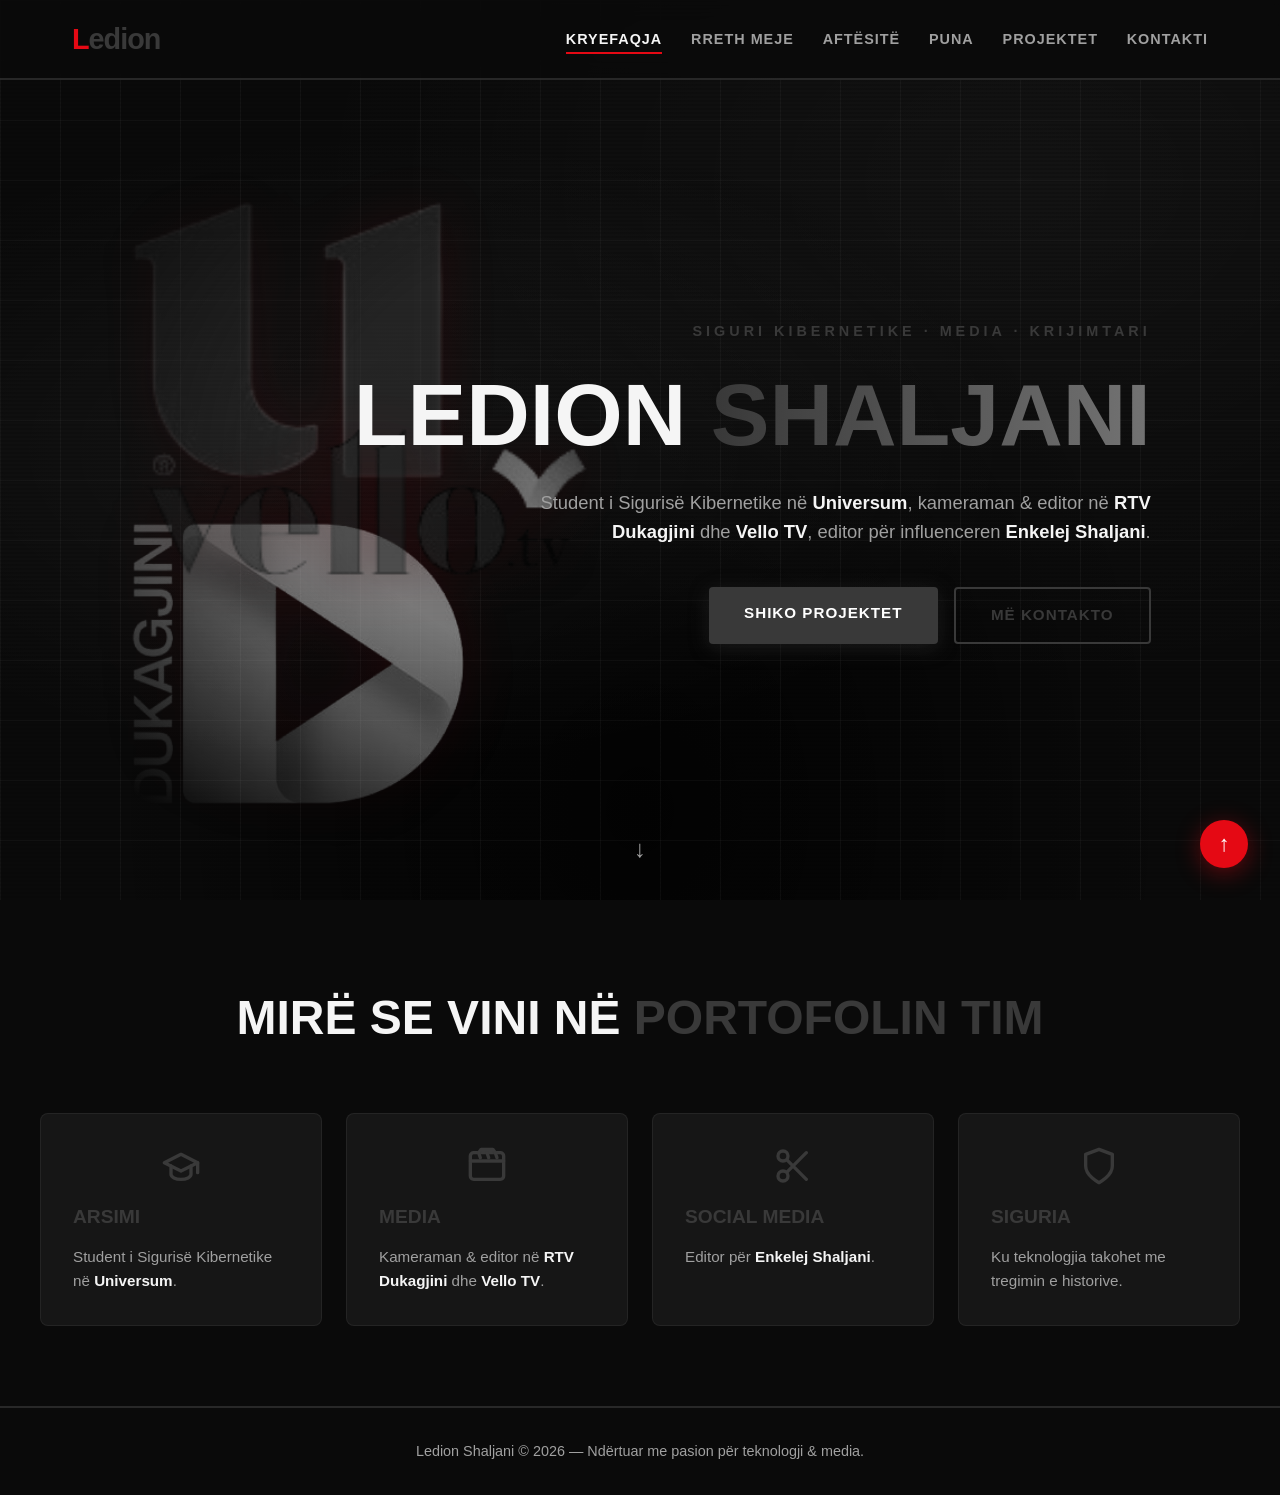
<file: index.html>
<!DOCTYPE html>
<html lang="sq">
<head>
<meta charset="UTF-8">
<meta name="viewport" content="width=device-width, initial-scale=1.0">
<title>Ledion — Portofoli | Siguri Kibernetike & Media</title>
<link rel="stylesheet" href="css/site.css">
<link rel="icon" href="data:image/svg+xml,%3Csvg xmlns='http://www.w3.org/2000/svg' viewBox='0 0 100 100'%3E%3Crect width='100' height='100' rx='20' fill='%23e50914'/%3E%3Ctext x='50' y='68' font-size='55' font-family='Arial' font-weight='bold' fill='white' text-anchor='middle'%3EL%3C/text%3E%3C/svg%3E">
</head>
<body>

<nav class="navbar">
  <div class="nav-container">
    <a href="index.html" class="logo">L<span>edion</span></a>
    <input type="checkbox" id="nav-toggle" class="nav-toggle"><label for="nav-toggle" class="hamburger" aria-label="Menu"><span></span><span></span><span></span></label>
    <ul class="nav-links">
      <li><a href="index.html" class="active">Kryefaqja</a></li>
      <li><a href="rreth-me.html">Rreth Meje</a></li>
      <li><a href="aftesi.html">Aftësitë</a></li>
      <li><a href="puna.html">Puna</a></li>
      <li><a href="projekte.html">Projektet</a></li>
      <li><a href="kontakti.html">Kontakti</a></li>
    </ul>
  </div>
</nav>

<header class="hero">
  <div class="hero-bg"></div>
  <div class="hero-content">
    <p class="hero-tag">Siguri Kibernetike · Media · Krijimtari</p>
    <h1>Ledion <span class="highlight">Shaljani</span></h1>
    <p class="hero-sub">
      Student i Sigurisë Kibernetike në <strong>Universum</strong>,
      kameraman &amp; editor në <strong>RTV Dukagjini</strong> dhe <strong>Vello TV</strong>,
      editor për influenceren <strong>Enkelej Shaljani</strong>.
    </p>
    <div class="hero-buttons">
      <a href="projekte.html" class="btn btn-primary">Shiko Projektet</a>
      <a href="kontakti.html" class="btn btn-outline">Më Kontakto</a>
    </div>
  </div>
  <div class="hero-floaters">
    <div class="floater floater-logo floater-universum">
      <img class="floater-logo-img" src="images/universum.png" alt="Universum">
    </div>
    <div class="floater floater-logo floater-dukagjini">
      <img class="floater-logo-img" src="images/dukagjini.png" alt="RTV Dukagjini">
    </div>
    <div class="floater floater-logo floater-vello">
      <img class="floater-logo-img" src="images/vello.png" alt="Vello TV">
    </div>
  </div>
  <div class="hero-scroll">↓</div>
</header>

<section class="section">
  <div class="container">
    <h2 class="section-title">Mirë se vini në <span>Portofolin Tim</span></h2>
    <div class="about-grid">
      <div class="about-card">
        <div class="about-icon"><svg viewBox="0 0 24 24"><path d="M22 10L12 5 2 10l10 5 10-5z"/><path d="M6 12v5c0 1.7 2.7 3 6 3s6-1.3 6-3v-5"/><path d="M22 10v6"/></svg></div>
        <h3>Arsimi</h3>
        <p>Student i Sigurisë Kibernetike në <strong>Universum</strong>.</p>
      </div>
      <div class="about-card">
        <div class="about-icon"><svg viewBox="0 0 24 24"><rect x="2" y="4" width="20" height="16" rx="2"/><path d="M7 4l1.5-2h7L17 4"/><path d="M2 9h20"/><path d="M7 4l1 3M12 4l1 3M17 4l1 3"/></svg></div>
        <h3>Media</h3>
        <p>Kameraman &amp; editor në <strong>RTV Dukagjini</strong> dhe <strong>Vello TV</strong>.</p>
      </div>
      <div class="about-card">
        <div class="about-icon"><svg viewBox="0 0 24 24"><circle cx="6" cy="6" r="3"/><circle cx="6" cy="18" r="3"/><path d="M8.5 8.5L20 20M8.5 15.5L20 4"/></svg></div>
        <h3>Social Media</h3>
        <p>Editor për <strong>Enkelej Shaljani</strong>.</p>
      </div>
      <div class="about-card">
        <div class="about-icon"><svg viewBox="0 0 24 24"><path d="M12 22s8-4 8-10V5l-8-3-8 3v7c0 6 8 10 8 10z"/></svg></div>
        <h3>Siguria</h3>
        <p>Ku teknologjia takohet me tregimin e historive.</p>
      </div>
    </div>
  </div>
</section>

<footer class="footer">
  <p>Ledion Shaljani © 2026 — Ndërtuar me pasion për teknologji &amp; media.</p>
</footer>

<a href="#" class="back-to-top" aria-label="Kthehu lart">&#8593;</a>
</body>
</html>
</file>
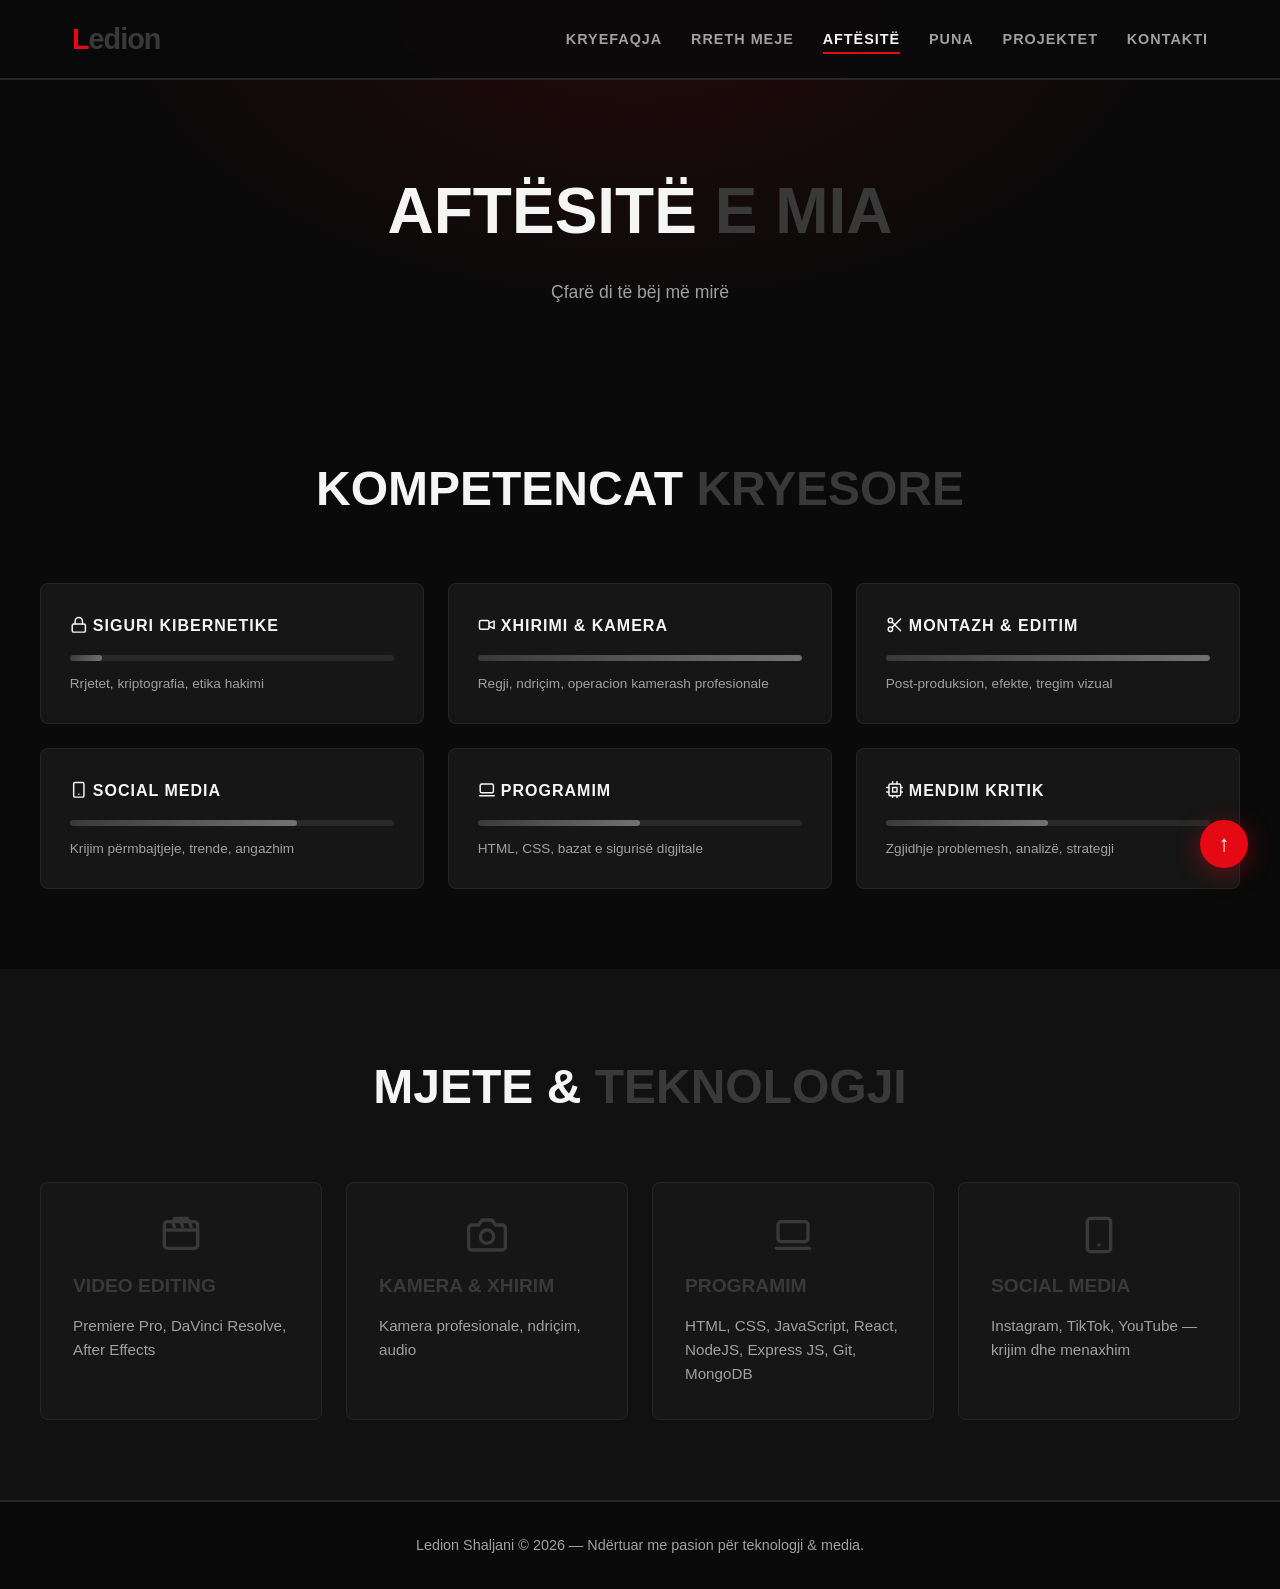
<file: aftesi.html>
<!DOCTYPE html>
<html lang="sq">
<head>
<meta charset="UTF-8">
<meta name="viewport" content="width=device-width, initial-scale=1.0">
<title>Aftësitë — Ledion Shaljani</title>
<link rel="stylesheet" href="css/site.css">
<link rel="icon" href="data:image/svg+xml,%3Csvg xmlns='http://www.w3.org/2000/svg' viewBox='0 0 100 100'%3E%3Crect width='100' height='100' rx='20' fill='%23e50914'/%3E%3Ctext x='50' y='68' font-size='55' font-family='Arial' font-weight='bold' fill='white' text-anchor='middle'%3EL%3C/text%3E%3C/svg%3E">
</head>
<body>

<nav class="navbar">
  <div class="nav-container">
    <a href="index.html" class="logo">L<span>edion</span></a>
    <input type="checkbox" id="nav-toggle" class="nav-toggle"><label for="nav-toggle" class="hamburger" aria-label="Menu"><span></span><span></span><span></span></label>
    <ul class="nav-links">
      <li><a href="index.html">Kryefaqja</a></li>
      <li><a href="rreth-me.html">Rreth Meje</a></li>
      <li><a href="aftesi.html" class="active">Aftësitë</a></li>
      <li><a href="puna.html">Puna</a></li>
      <li><a href="projekte.html">Projektet</a></li>
      <li><a href="kontakti.html">Kontakti</a></li>
    </ul>
  </div>
</nav>

<header class="page-header">
  <h1>Aftësitë <span>e Mia</span></h1>
  <p>Çfarë di të bëj më mirë</p>
</header>

<section class="section">
  <div class="container">
    <h2 class="section-title">Kompetencat <span>Kryesore</span></h2>
    <div class="skills-grid">
      <div class="skill-card">
        <h3><svg viewBox="0 0 24 24"><rect x="3" y="11" width="18" height="11" rx="2"/><path d="M7 11V7a5 5 0 0 1 10 0v4"/></svg> Siguri Kibernetike</h3>
        <div class="skill-bar"><div class="skill-fill" style="width:10%"></div></div>
        <p>Rrjetet, kriptografia, etika hakimi</p>
      </div>
      <div class="skill-card">
        <h3><svg viewBox="0 0 24 24"><rect x="2" y="6" width="13" height="12" rx="2"/><path d="M15 10l7-3v10l-7-3"/></svg> Xhirimi &amp; Kamera</h3>
        <div class="skill-bar"><div class="skill-fill" style="width:100%"></div></div>
        <p>Regji, ndriçim, operacion kamerash profesionale</p>
      </div>
      <div class="skill-card">
        <h3><svg viewBox="0 0 24 24"><circle cx="6" cy="6" r="3"/><circle cx="6" cy="18" r="3"/><path d="M8.5 8.5L20 20M8.5 15.5L20 4"/></svg> Montazh &amp; Editim</h3>
        <div class="skill-bar"><div class="skill-fill" style="width:100%"></div></div>
        <p>Post-produksion, efekte, tregim vizual</p>
      </div>
      <div class="skill-card">
        <h3><svg viewBox="0 0 24 24"><rect x="5" y="2" width="14" height="20" rx="2"/><path d="M12 18h.01"/></svg> Social Media</h3>
        <div class="skill-bar"><div class="skill-fill" style="width:70%"></div></div>
        <p>Krijim përmbajtjeje, trende, angazhim</p>
      </div>
      <div class="skill-card">
        <h3><svg viewBox="0 0 24 24"><rect x="3" y="4" width="18" height="12" rx="2"/><path d="M2 20h20"/></svg> Programim</h3>
        <div class="skill-bar"><div class="skill-fill" style="width:50%"></div></div>
        <p>HTML, CSS, bazat e sigurisë digjitale</p>
      </div>
      <div class="skill-card">
        <h3><svg viewBox="0 0 24 24"><rect x="4" y="4" width="16" height="16" rx="2"/><rect x="9" y="9" width="6" height="6"/><path d="M9 1v3M15 1v3M9 20v3M15 20v3M1 9h3M1 15h3M20 9h3M20 15h3"/></svg> Mendim Kritik</h3>
        <div class="skill-bar"><div class="skill-fill" style="width:50%"></div></div>
        <p>Zgjidhje problemesh, analizë, strategji</p>
      </div>
    </div>
  </div>
</section>

<section class="section section-dark">
  <div class="container">
    <h2 class="section-title">Mjete &amp; <span>Teknologji</span></h2>
    <div class="about-grid">
      <div class="about-card">
        <div class="about-icon"><svg viewBox="0 0 24 24"><rect x="2" y="4" width="20" height="16" rx="2"/><path d="M7 4l1.5-2h7L17 4"/><path d="M2 9h20"/><path d="M7 4l1 3M12 4l1 3M17 4l1 3"/></svg></div>
        <h3>Video Editing</h3>
        <p>Premiere Pro, DaVinci Resolve, After Effects</p>
      </div>
      <div class="about-card">
        <div class="about-icon"><svg viewBox="0 0 24 24"><path d="M23 19a2 2 0 0 1-2 2H3a2 2 0 0 1-2-2V8a2 2 0 0 1 2-2h4l2-3h6l2 3h4a2 2 0 0 1 2 2z"/><circle cx="12" cy="13" r="4"/></svg></div>
        <h3>Kamera &amp; Xhirim</h3>
        <p>Kamera profesionale, ndriçim, audio</p>
      </div>
      <div class="about-card">
        <div class="about-icon"><svg viewBox="0 0 24 24"><rect x="3" y="4" width="18" height="12" rx="2"/><path d="M2 20h20"/></svg></div>
        <h3>Programim</h3>
        <p>HTML, CSS, JavaScript, React, NodeJS, Express JS, Git, MongoDB</p>
      </div>
      <div class="about-card">
        <div class="about-icon"><svg viewBox="0 0 24 24"><rect x="5" y="2" width="14" height="20" rx="2"/><path d="M12 18h.01"/></svg></div>
        <h3>Social Media</h3>
        <p>Instagram, TikTok, YouTube — krijim dhe menaxhim</p>
      </div>
    </div>
  </div>
</section>

<footer class="footer">
  <p>Ledion Shaljani © 2026 — Ndërtuar me pasion për teknologji &amp; media.</p>
</footer>

<a href="#" class="back-to-top" aria-label="Kthehu lart">&#8593;</a>
</body>
</html>
</file>
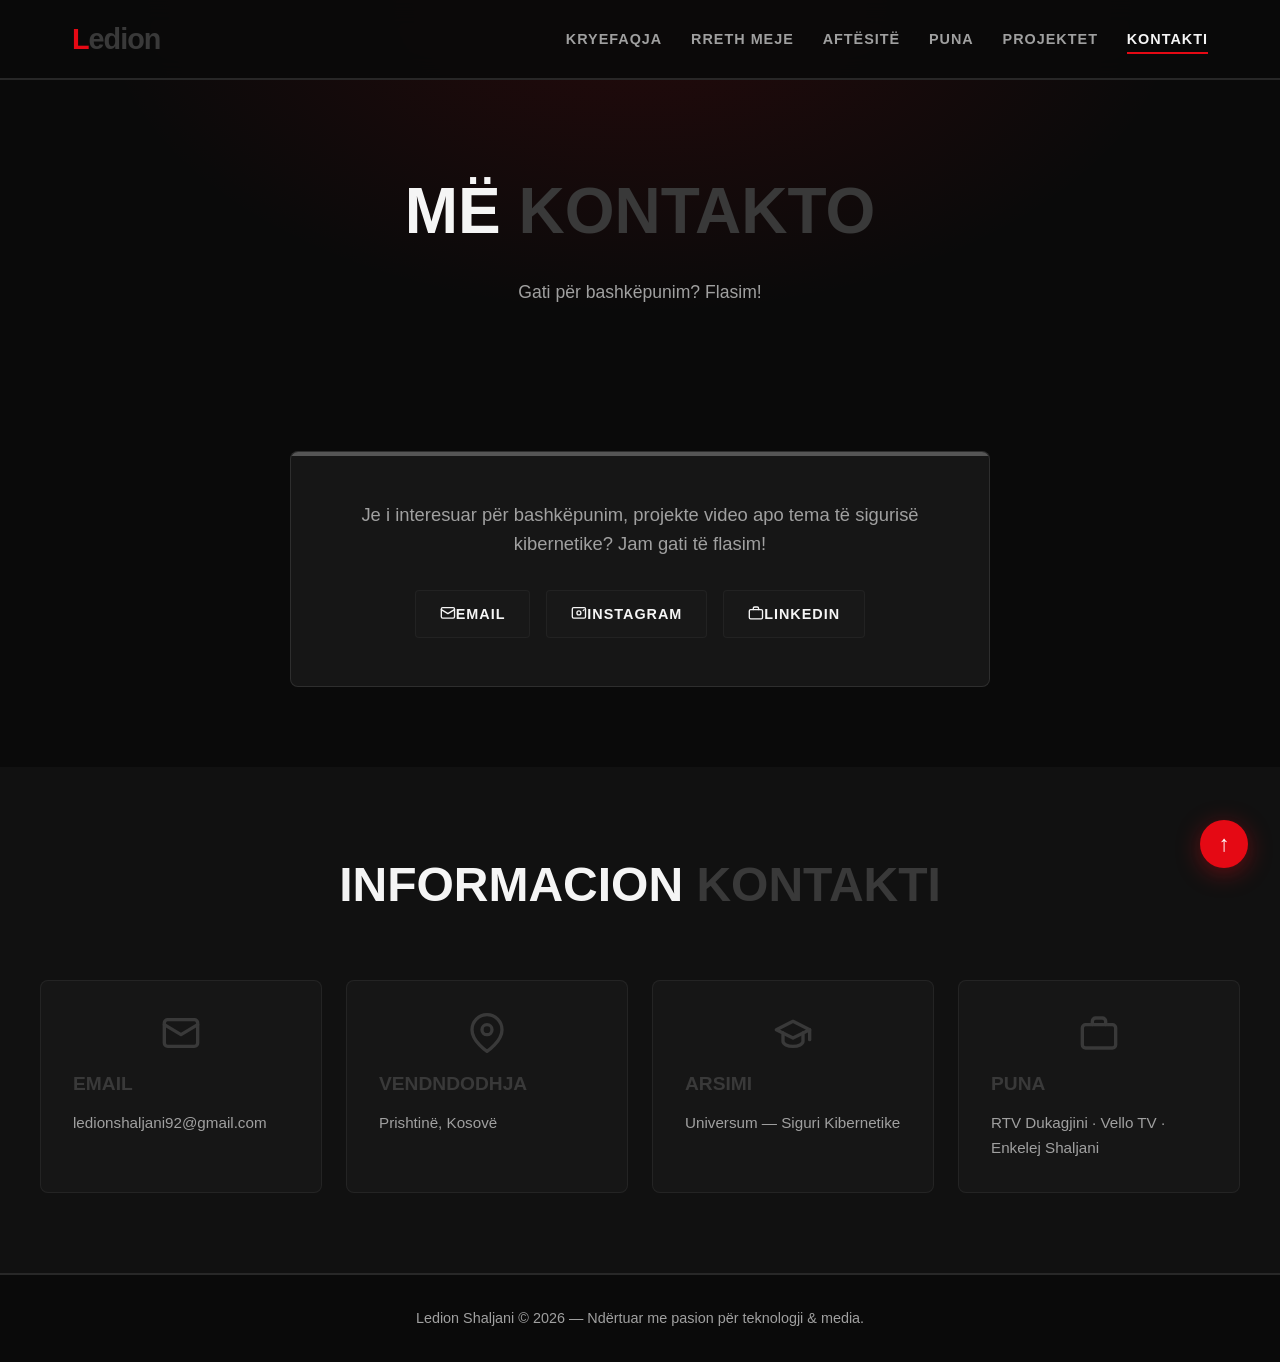
<file: kontakti.html>
<!DOCTYPE html>
<html lang="sq">
<head>
<meta charset="UTF-8">
<meta name="viewport" content="width=device-width, initial-scale=1.0">
<title>Kontakti — Ledion Shaljani</title>
<link rel="stylesheet" href="css/site.css">
<link rel="icon" href="data:image/svg+xml,%3Csvg xmlns='http://www.w3.org/2000/svg' viewBox='0 0 100 100'%3E%3Crect width='100' height='100' rx='20' fill='%23e50914'/%3E%3Ctext x='50' y='68' font-size='55' font-family='Arial' font-weight='bold' fill='white' text-anchor='middle'%3EL%3C/text%3E%3C/svg%3E">
</head>
<body>

<nav class="navbar">
  <div class="nav-container">
    <a href="index.html" class="logo">L<span>edion</span></a>
    <input type="checkbox" id="nav-toggle" class="nav-toggle"><label for="nav-toggle" class="hamburger" aria-label="Menu"><span></span><span></span><span></span></label>
    <ul class="nav-links">
      <li><a href="index.html">Kryefaqja</a></li>
      <li><a href="rreth-me.html">Rreth Meje</a></li>
      <li><a href="aftesi.html">Aftësitë</a></li>
      <li><a href="puna.html">Puna</a></li>
      <li><a href="projekte.html">Projektet</a></li>
      <li><a href="kontakti.html" class="active">Kontakti</a></li>
    </ul>
  </div>
</nav>

<header class="page-header">
  <h1>Më <span>Kontakto</span></h1>
  <p>Gati për bashkëpunim? Flasim!</p>
</header>

<section class="section">
  <div class="container">
    <div class="contact-box">
      <p class="contact-text">
        Je i interesuar për bashkëpunim, projekte video apo tema të sigurisë kibernetike?
        Jam gati të flasim!
      </p>
      <div class="contact-links">
        <a href="mailto:ledionshaljani92@gmail.com" class="contact-link"><svg viewBox="0 0 24 24"><rect x="2" y="4" width="20" height="16" rx="2"/><path d="M22 7l-10 6L2 7"/></svg><span class="contact-label">Email</span><span class="contact-value">ledionshaljani92@gmail.com</span></a>
        <a href="https://instagram.com/ledionshaljan_" target="_blank" rel="noopener" class="contact-link"><svg viewBox="0 0 24 24"><rect x="2" y="4" width="20" height="16" rx="2"/><circle cx="12" cy="12" r="3"/><path d="M18.5 8.5l1.5-1.5"/></svg><span class="contact-label">Instagram</span><span class="contact-value">@ledionshaljan_</span></a>
        <a href="https://linkedin.com/in/ledionshaljani" target="_blank" rel="noopener" class="contact-link"><svg viewBox="0 0 24 24"><rect x="2" y="7" width="20" height="14" rx="2"/><path d="M16 7V5a2 2 0 0 0-2-2h-4a2 2 0 0 0-2 2v2"/></svg><span class="contact-label">LinkedIn</span><span class="contact-value">Ledion Shaljani</span></a>
      </div>
    </div>
  </div>
</section>

<section class="section section-dark">
  <div class="container">
    <h2 class="section-title">Informacion <span>Kontakti</span></h2>
    <div class="about-grid">
      <div class="about-card">
        <div class="about-icon"><svg viewBox="0 0 24 24"><rect x="2" y="4" width="20" height="16" rx="2"/><path d="M22 7l-10 6L2 7"/></svg></div>
        <h3>Email</h3>
        <p>ledionshaljani92@gmail.com</p>
      </div>
      <div class="about-card">
        <div class="about-icon"><svg viewBox="0 0 24 24"><path d="M21 10c0 7-9 13-9 13s-9-6-9-13a9 9 0 0 1 18 0z"/><circle cx="12" cy="10" r="3"/></svg></div>
        <h3>Vendndodhja</h3>
        <p>Prishtinë, Kosovë</p>
      </div>
      <div class="about-card">
        <div class="about-icon"><svg viewBox="0 0 24 24"><path d="M22 10L12 5 2 10l10 5 10-5z"/><path d="M6 12v5c0 1.7 2.7 3 6 3s6-1.3 6-3v-5"/><path d="M22 10v6"/></svg></div>
        <h3>Arsimi</h3>
        <p>Universum — Siguri Kibernetike</p>
      </div>
      <div class="about-card">
        <div class="about-icon"><svg viewBox="0 0 24 24"><rect x="2" y="7" width="20" height="14" rx="2"/><path d="M16 7V5a2 2 0 0 0-2-2h-4a2 2 0 0 0-2 2v2"/></svg></div>
        <h3>Puna</h3>
        <p>RTV Dukagjini · Vello TV · Enkelej Shaljani</p>
      </div>
    </div>
  </div>
</section>

<footer class="footer">
  <p>Ledion Shaljani © 2026 — Ndërtuar me pasion për teknologji &amp; media.</p>
</footer>

<a href="#" class="back-to-top" aria-label="Kthehu lart">&#8593;</a>
</body>
</html>
</file>
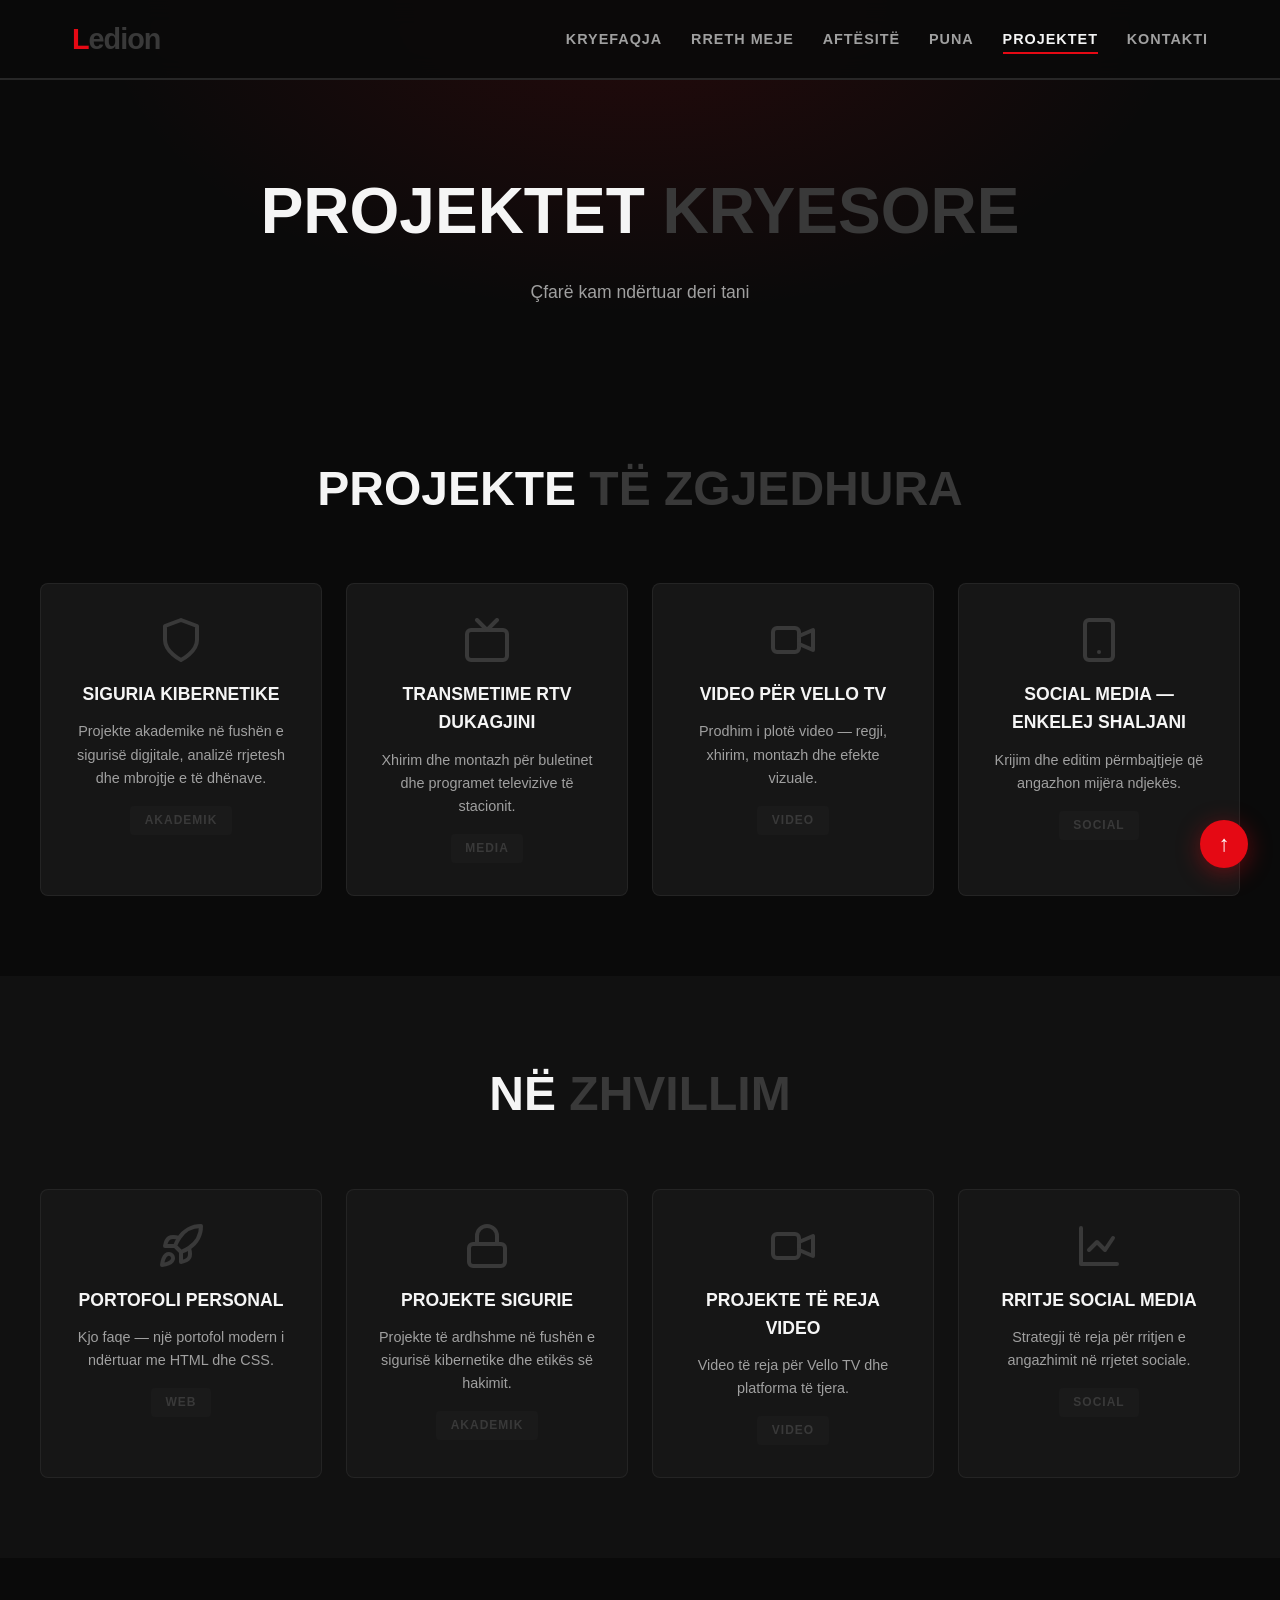
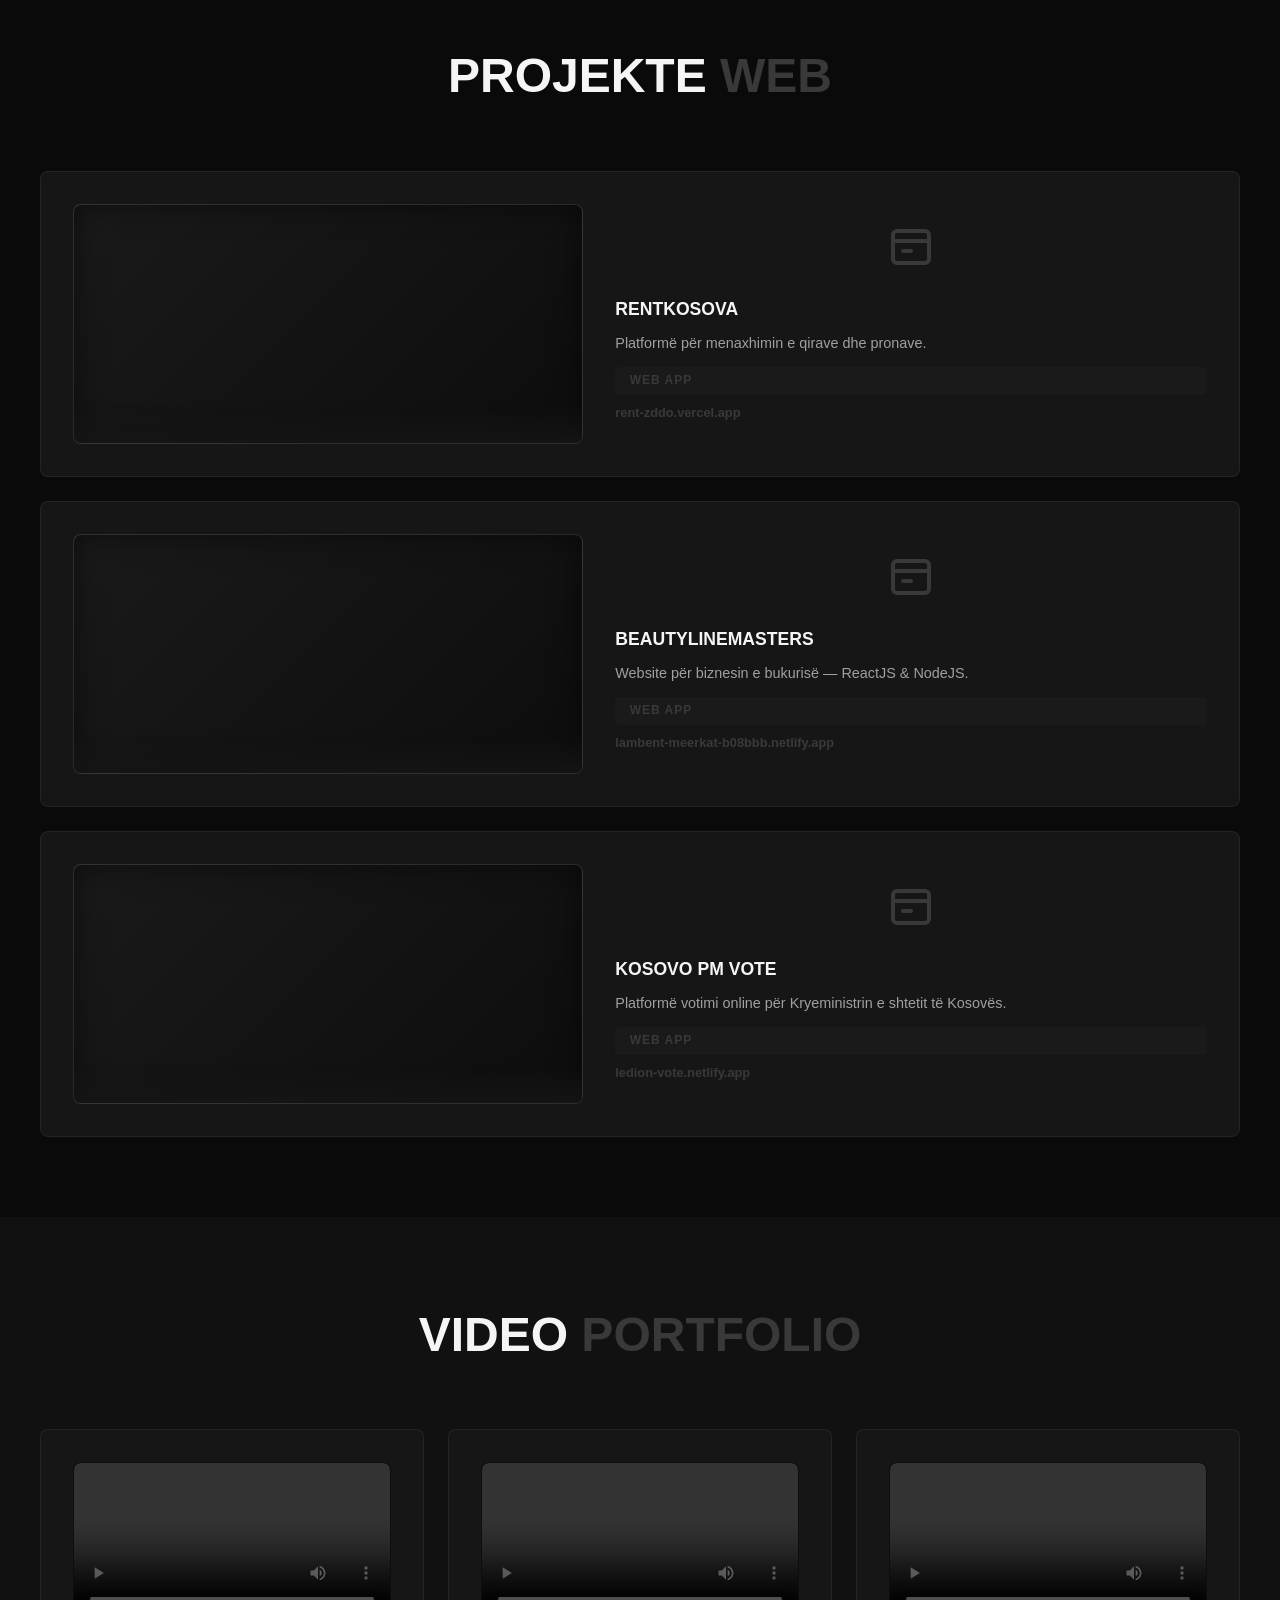
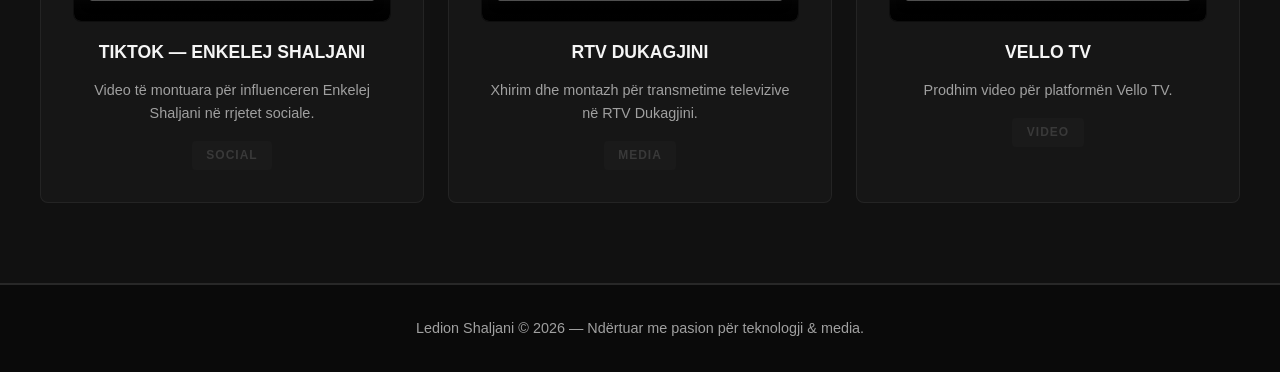
<file: projekte.html>
<!DOCTYPE html>
<html lang="sq">
<head>
<meta charset="UTF-8">
<meta name="viewport" content="width=device-width, initial-scale=1.0">
<title>Projektet — Ledion Shaljani</title>
<link rel="stylesheet" href="css/site.css">
<link rel="icon" href="data:image/svg+xml,%3Csvg xmlns='http://www.w3.org/2000/svg' viewBox='0 0 100 100'%3E%3Crect width='100' height='100' rx='20' fill='%23e50914'/%3E%3Ctext x='50' y='68' font-size='55' font-family='Arial' font-weight='bold' fill='white' text-anchor='middle'%3EL%3C/text%3E%3C/svg%3E">
</head>
<body>

<nav class="navbar">
  <div class="nav-container">
    <a href="index.html" class="logo">L<span>edion</span></a>
    <input type="checkbox" id="nav-toggle" class="nav-toggle"><label for="nav-toggle" class="hamburger" aria-label="Menu"><span></span><span></span><span></span></label>
    <ul class="nav-links">
      <li><a href="index.html">Kryefaqja</a></li>
      <li><a href="rreth-me.html">Rreth Meje</a></li>
      <li><a href="aftesi.html">Aftësitë</a></li>
      <li><a href="puna.html">Puna</a></li>
      <li><a href="projekte.html" class="active">Projektet</a></li>
      <li><a href="kontakti.html">Kontakti</a></li>
    </ul>
  </div>
</nav>

<header class="page-header">
  <h1>Projektet <span>Kryesore</span></h1>
  <p>Çfarë kam ndërtuar deri tani</p>
</header>

<section class="section">
  <div class="container">
    <h2 class="section-title">Projekte <span>të Zgjedhura</span></h2>
    <div class="projects-grid">
      <div class="project-card">
        <div class="project-icon"><svg viewBox="0 0 24 24"><path d="M12 22s8-4 8-10V5l-8-3-8 3v7c0 6 8 10 8 10z"/></svg></div>
        <h3>Siguria Kibernetike</h3>
        <p>Projekte akademike në fushën e sigurisë digjitale, analizë rrjetesh dhe mbrojtje e të dhënave.</p>
        <span class="project-tag">Akademik</span>
      </div>
      <div class="project-card">
        <div class="project-icon"><svg viewBox="0 0 24 24"><rect x="2" y="7" width="20" height="15" rx="2"/><path d="M17 2l-5 5-5-5"/></svg></div>
        <h3>Transmetime RTV Dukagjini</h3>
        <p>Xhirim dhe montazh për buletinet dhe programet televizive të stacionit.</p>
        <span class="project-tag">Media</span>
      </div>
      <div class="project-card">
        <div class="project-icon"><svg viewBox="0 0 24 24"><rect x="2" y="6" width="13" height="12" rx="2"/><path d="M15 10l7-3v10l-7-3"/></svg></div>
        <h3>Video për Vello TV</h3>
        <p>Prodhim i plotë video — regji, xhirim, montazh dhe efekte vizuale.</p>
        <span class="project-tag">Video</span>
      </div>
      <div class="project-card">
        <div class="project-icon"><svg viewBox="0 0 24 24"><rect x="5" y="2" width="14" height="20" rx="2"/><path d="M12 18h.01"/></svg></div>
        <h3>Social Media — Enkelej Shaljani</h3>
        <p>Krijim dhe editim përmbajtjeje që angazhon mijëra ndjekës.</p>
        <span class="project-tag">Social</span>
      </div>
    </div>
  </div>
</section>

<section class="section section-dark">
  <div class="container">
    <h2 class="section-title">Në <span>Zhvillim</span></h2>
    <div class="projects-grid">
      <div class="project-card">
        <div class="project-icon"><svg viewBox="0 0 24 24"><path d="M4.5 16.5c-1.5 1.26-2 5-2 5s3.74-.5 5-2c.71-.84.7-2.13-.09-2.91a2.18 2.18 0 0 0-2.91-.09z"/><path d="M12 15l-3-3a22 22 0 0 1 2-3.95A12.88 12.88 0 0 1 22 2c0 2.72-.78 7.5-6 11a22.35 22.35 0 0 1-4 2z"/><path d="M9 12H4s.55-3.03 2-4c1.62-1.08 5 0 5 0M12 15v5s3.03-.55 4-2c1.08-1.62 0-5 0-5"/></svg></div>
        <h3>Portofoli Personal</h3>
        <p>Kjo faqe — një portofol modern i ndërtuar me HTML dhe CSS.</p>
        <span class="project-tag">Web</span>
      </div>
      <div class="project-card">
        <div class="project-icon"><svg viewBox="0 0 24 24"><rect x="3" y="11" width="18" height="11" rx="2"/><path d="M7 11V7a5 5 0 0 1 10 0v4"/></svg></div>
        <h3>Projekte Sigurie</h3>
        <p>Projekte të ardhshme në fushën e sigurisë kibernetike dhe etikës së hakimit.</p>
        <span class="project-tag">Akademik</span>
      </div>
      <div class="project-card">
        <div class="project-icon"><svg viewBox="0 0 24 24"><rect x="2" y="6" width="13" height="12" rx="2"/><path d="M15 10l7-3v10l-7-3"/></svg></div>
        <h3>Projekte të Reja Video</h3>
        <p>Video të reja për Vello TV dhe platforma të tjera.</p>
        <span class="project-tag">Video</span>
      </div>
      <div class="project-card">
        <div class="project-icon"><svg viewBox="0 0 24 24"><path d="M3 3v18h18"/><polyline points="7 14 11 10 15 14 19 8"/></svg></div>
        <h3>Rritje Social Media</h3>
        <p>Strategji të reja për rritjen e angazhimit në rrjetet sociale.</p>
        <span class="project-tag">Social</span>
      </div>
    </div>
  </div>
</section>

<section class="section">
  <div class="container">
    <h2 class="section-title">Projekte <span>Web</span></h2>
    <div class="projects-grid projects-grid-full">
      <div class="project-card project-card-link">
        <a href="https://rent-zddo.vercel.app/" target="_blank" rel="noopener" class="card-link" aria-label="Hap RentKosova"></a>
        <div class="site-preview"><iframe src="https://rent-zddo.vercel.app/" title="Pamje e RentKosova" loading="lazy" tabindex="-1" aria-hidden="true"></iframe></div>
        <div class="project-info">
        <div class="project-icon"><svg viewBox="0 0 24 24"><rect x="3" y="4" width="18" height="16" rx="2"/><path d="M3 9h18"/><path d="M8 14h4"/></svg></div>
        <h3>RentKosova</h3>
        <p>Platformë për menaxhimin e qirave dhe pronave.</p>
        <span class="project-tag">Web App</span>
        <span class="project-url">rent-zddo.vercel.app</span>
        </div>
      </div>
      <div class="project-card project-card-link">
        <a href="https://lambent-meerkat-b08bbb.netlify.app/" target="_blank" rel="noopener" class="card-link" aria-label="Hap BeautyLineMasters"></a>
        <div class="site-preview"><iframe src="https://lambent-meerkat-b08bbb.netlify.app/" title="Pamje e BeautyLineMasters" loading="lazy" tabindex="-1" aria-hidden="true"></iframe></div>
        <div class="project-info">
        <div class="project-icon"><svg viewBox="0 0 24 24"><rect x="3" y="4" width="18" height="16" rx="2"/><path d="M3 9h18"/><path d="M8 14h4"/></svg></div>
        <h3>BeautyLineMasters</h3>
        <p>Website për biznesin e bukurisë — ReactJS &amp; NodeJS.</p>
        <span class="project-tag">Web App</span>
        <span class="project-url">lambent-meerkat-b08bbb.netlify.app</span>
        </div>
      </div>
      <div class="project-card project-card-link">
        <a href="https://ledion-vote.netlify.app/" target="_blank" rel="noopener" class="card-link" aria-label="Hap Kosovo PM Vote"></a>
        <div class="site-preview"><iframe src="https://ledion-vote.netlify.app/" title="Pamje e Kosovo PM Vote" loading="lazy" tabindex="-1" aria-hidden="true"></iframe></div>
        <div class="project-info">
        <div class="project-icon"><svg viewBox="0 0 24 24"><rect x="3" y="4" width="18" height="16" rx="2"/><path d="M3 9h18"/><path d="M8 14h4"/></svg></div>
        <h3>Kosovo PM Vote</h3>
        <p>Platformë votimi online për Kryeministrin e shtetit të Kosovës.</p>
        <span class="project-tag">Web App</span>
        <span class="project-url">ledion-vote.netlify.app</span>
        </div>
      </div>
    </div>
  </div>
</section>

<section class="section section-dark">
  <div class="container">
    <h2 class="section-title">Video <span>Portfolio</span></h2>
    <div class="projects-grid">
      <div class="project-card video-card">
        <video controls preload="metadata" playsinline>
          <source src="videos/enkelej-tiktok.mp4" type="video/mp4">
          Shfletuesi yt nuk mbështet video.
        </video>
        <h3>TikTok — Enkelej Shaljani</h3>
        <p>Video të montuara për influenceren Enkelej Shaljani në rrjetet sociale.</p>
        <span class="project-tag">Social</span>
      </div>
      <div class="project-card video-card">
        <video controls preload="metadata" playsinline>
          <source src="videos/dukagjini.mp4" type="video/mp4">
          Shfletuesi yt nuk mbështet video.
        </video>
        <h3>RTV Dukagjini</h3>
        <p>Xhirim dhe montazh për transmetime televizive në RTV Dukagjini.</p>
        <span class="project-tag">Media</span>
      </div>
      <div class="project-card video-card">
        <video controls preload="metadata" playsinline>
          <source src="videos/vello-tv.mp4" type="video/mp4">
          Shfletuesi yt nuk mbështet video.
        </video>
        <h3>Vello TV</h3>
        <p>Prodhim video për platformën Vello TV.</p>
        <span class="project-tag">Video</span>
      </div>
    </div>
  </div>
</section>

<footer class="footer">
  <p>Ledion Shaljani © 2026 — Ndërtuar me pasion për teknologji &amp; media.</p>
</footer>

<a href="#" class="back-to-top" aria-label="Kthehu lart">&#8593;</a>
</body>
</html>
</file>
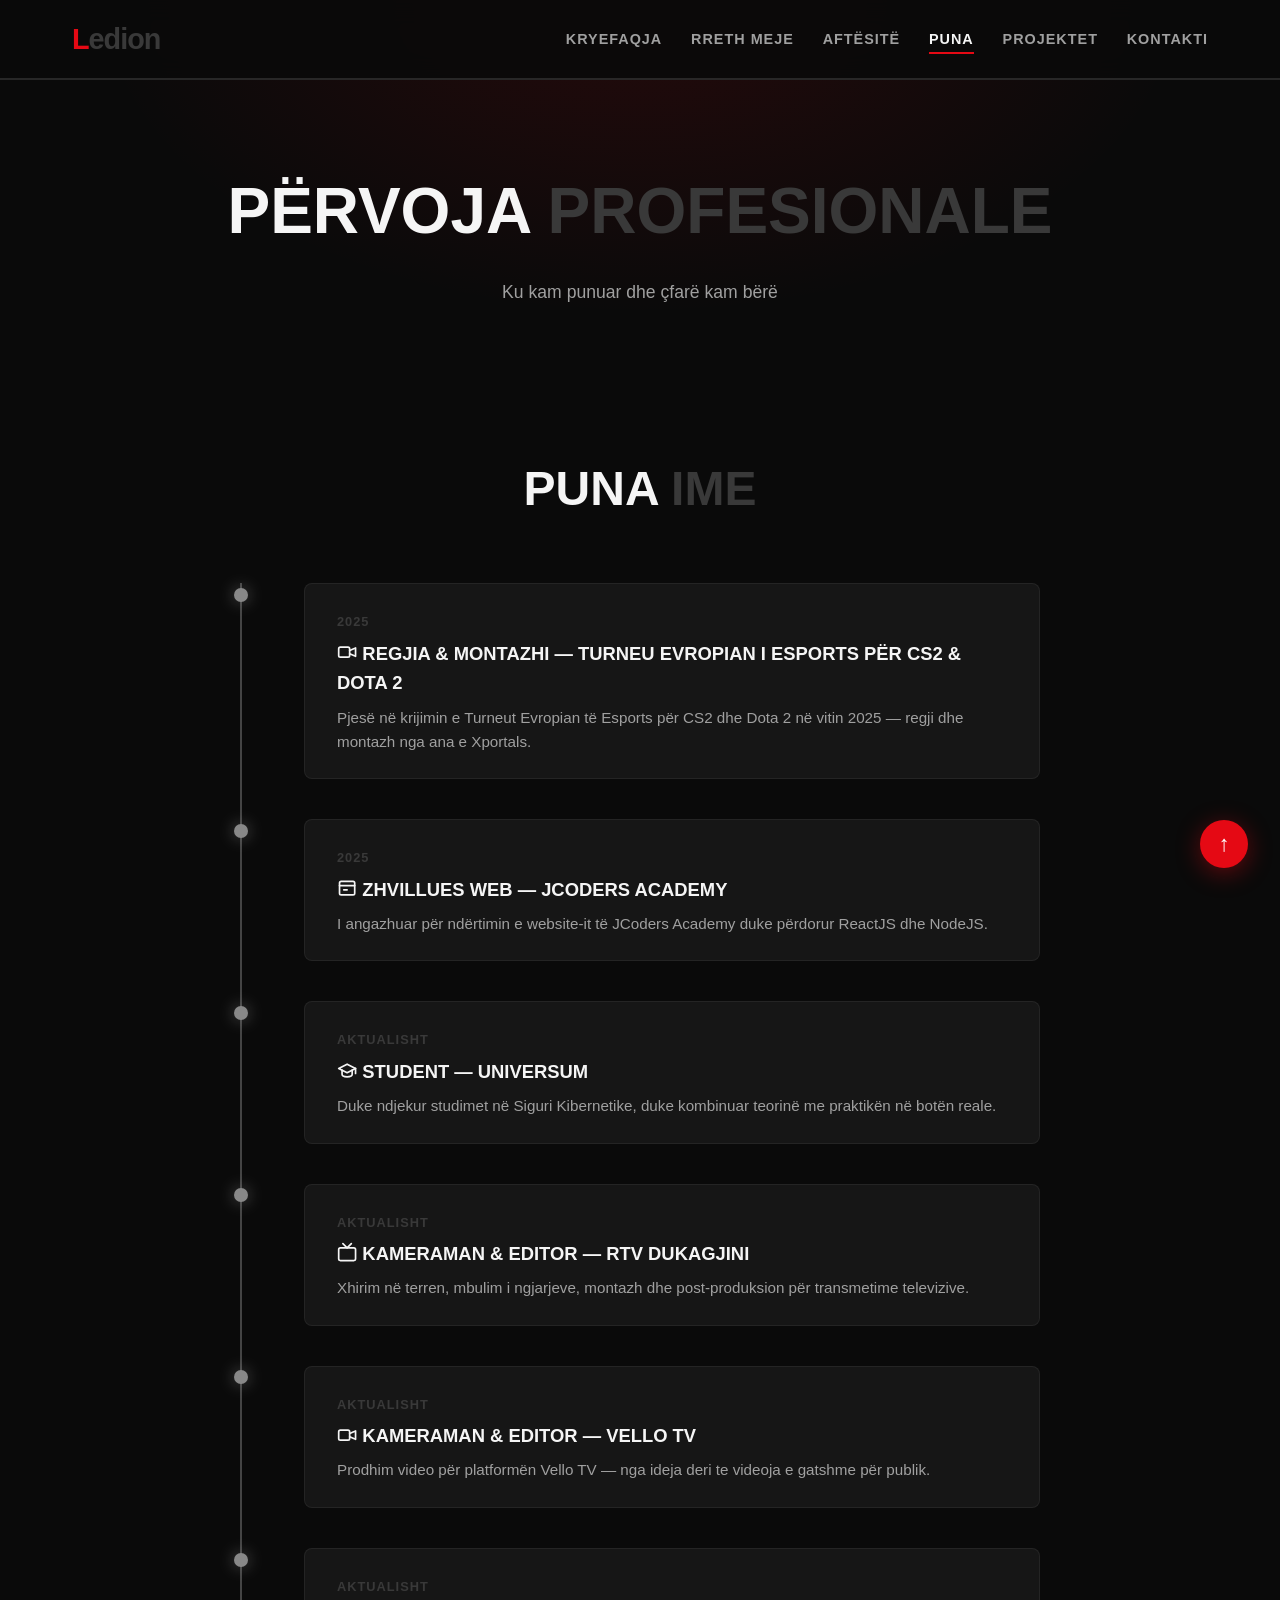
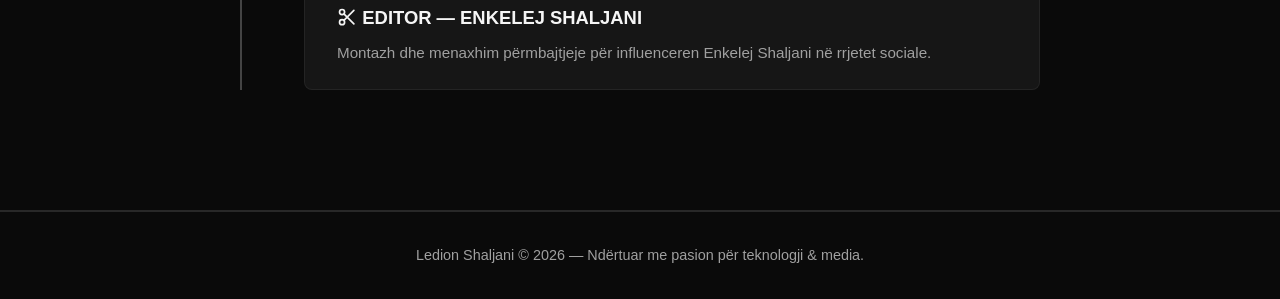
<file: puna.html>
<!DOCTYPE html>
<html lang="sq">
<head>
<meta charset="UTF-8">
<meta name="viewport" content="width=device-width, initial-scale=1.0">
<title>Puna — Ledion Shaljani</title>
<link rel="stylesheet" href="css/site.css">
<link rel="icon" href="data:image/svg+xml,%3Csvg xmlns='http://www.w3.org/2000/svg' viewBox='0 0 100 100'%3E%3Crect width='100' height='100' rx='20' fill='%23e50914'/%3E%3Ctext x='50' y='68' font-size='55' font-family='Arial' font-weight='bold' fill='white' text-anchor='middle'%3EL%3C/text%3E%3C/svg%3E">
</head>
<body>

<nav class="navbar">
  <div class="nav-container">
    <a href="index.html" class="logo">L<span>edion</span></a>
    <input type="checkbox" id="nav-toggle" class="nav-toggle"><label for="nav-toggle" class="hamburger" aria-label="Menu"><span></span><span></span><span></span></label>
    <ul class="nav-links">
      <li><a href="index.html">Kryefaqja</a></li>
      <li><a href="rreth-me.html">Rreth Meje</a></li>
      <li><a href="aftesi.html">Aftësitë</a></li>
      <li><a href="puna.html" class="active">Puna</a></li>
      <li><a href="projekte.html">Projektet</a></li>
      <li><a href="kontakti.html">Kontakti</a></li>
    </ul>
  </div>
</nav>

<header class="page-header">
  <h1>Përvoja <span>Profesionale</span></h1>
  <p>Ku kam punuar dhe çfarë kam bërë</p>
</header>

<section class="section">
  <div class="container">
    <h2 class="section-title">Puna <span>Ime</span></h2>
    <div class="timeline">
      <div class="timeline-item">
        <div class="timeline-dot"></div>
        <div class="timeline-content">
          <span class="timeline-date">2025</span>
          <h3><svg viewBox="0 0 24 24"><rect x="2" y="6" width="13" height="12" rx="2"/><path d="M15 10l7-3v10l-7-3"/></svg> Regjia &amp; Montazhi — Turneu Evropian i Esports për CS2 &amp; Dota 2</h3>
          <p>Pjesë në krijimin e Turneut Evropian të Esports për CS2 dhe Dota 2 në vitin 2025 — regji dhe montazh nga ana e Xportals.</p>
        </div>
      </div>
      <div class="timeline-item">
        <div class="timeline-dot"></div>
        <div class="timeline-content">
          <span class="timeline-date">2025</span>
          <h3><svg viewBox="0 0 24 24"><rect x="3" y="4" width="18" height="16" rx="2"/><path d="M3 9h18"/><path d="M8 14h4"/></svg> Zhvillues Web — JCoders Academy</h3>
          <p>I angazhuar për ndërtimin e website-it të JCoders Academy duke përdorur ReactJS dhe NodeJS.</p>
        </div>
      </div>
      <div class="timeline-item">
        <div class="timeline-dot"></div>
        <div class="timeline-content">
          <span class="timeline-date">Aktualisht</span>
          <h3><svg viewBox="0 0 24 24"><path d="M22 10L12 5 2 10l10 5 10-5z"/><path d="M6 12v5c0 1.7 2.7 3 6 3s6-1.3 6-3v-5"/><path d="M22 10v6"/></svg> Student — Universum</h3>
          <p>Duke ndjekur studimet në Siguri Kibernetike, duke kombinuar teorinë me praktikën në botën reale.</p>
        </div>
      </div>
      <div class="timeline-item">
        <div class="timeline-dot"></div>
        <div class="timeline-content">
          <span class="timeline-date">Aktualisht</span>
          <h3><svg viewBox="0 0 24 24"><rect x="2" y="7" width="20" height="15" rx="2"/><path d="M17 2l-5 5-5-5"/></svg> Kameraman &amp; Editor — RTV Dukagjini</h3>
          <p>Xhirim në terren, mbulim i ngjarjeve, montazh dhe post-produksion për transmetime televizive.</p>
        </div>
      </div>
      <div class="timeline-item">
        <div class="timeline-dot"></div>
        <div class="timeline-content">
          <span class="timeline-date">Aktualisht</span>
          <h3><svg viewBox="0 0 24 24"><rect x="2" y="6" width="13" height="12" rx="2"/><path d="M15 10l7-3v10l-7-3"/></svg> Kameraman &amp; Editor — Vello TV</h3>
          <p>Prodhim video për platformën Vello TV — nga ideja deri te videoja e gatshme për publik.</p>
        </div>
      </div>
      <div class="timeline-item">
        <div class="timeline-dot"></div>
        <div class="timeline-content">
          <span class="timeline-date">Aktualisht</span>
          <h3><svg viewBox="0 0 24 24"><circle cx="6" cy="6" r="3"/><circle cx="6" cy="18" r="3"/><path d="M8.5 8.5L20 20M8.5 15.5L20 4"/></svg> Editor — Enkelej Shaljani</h3>
          <p>Montazh dhe menaxhim përmbajtjeje për influenceren Enkelej Shaljani në rrjetet sociale.</p>
        </div>
      </div>
    </div>
  </div>
</section>

<footer class="footer">
  <p>Ledion Shaljani © 2026 — Ndërtuar me pasion për teknologji &amp; media.</p>
</footer>

<a href="#" class="back-to-top" aria-label="Kthehu lart">&#8593;</a>
</body>
</html>
</file>
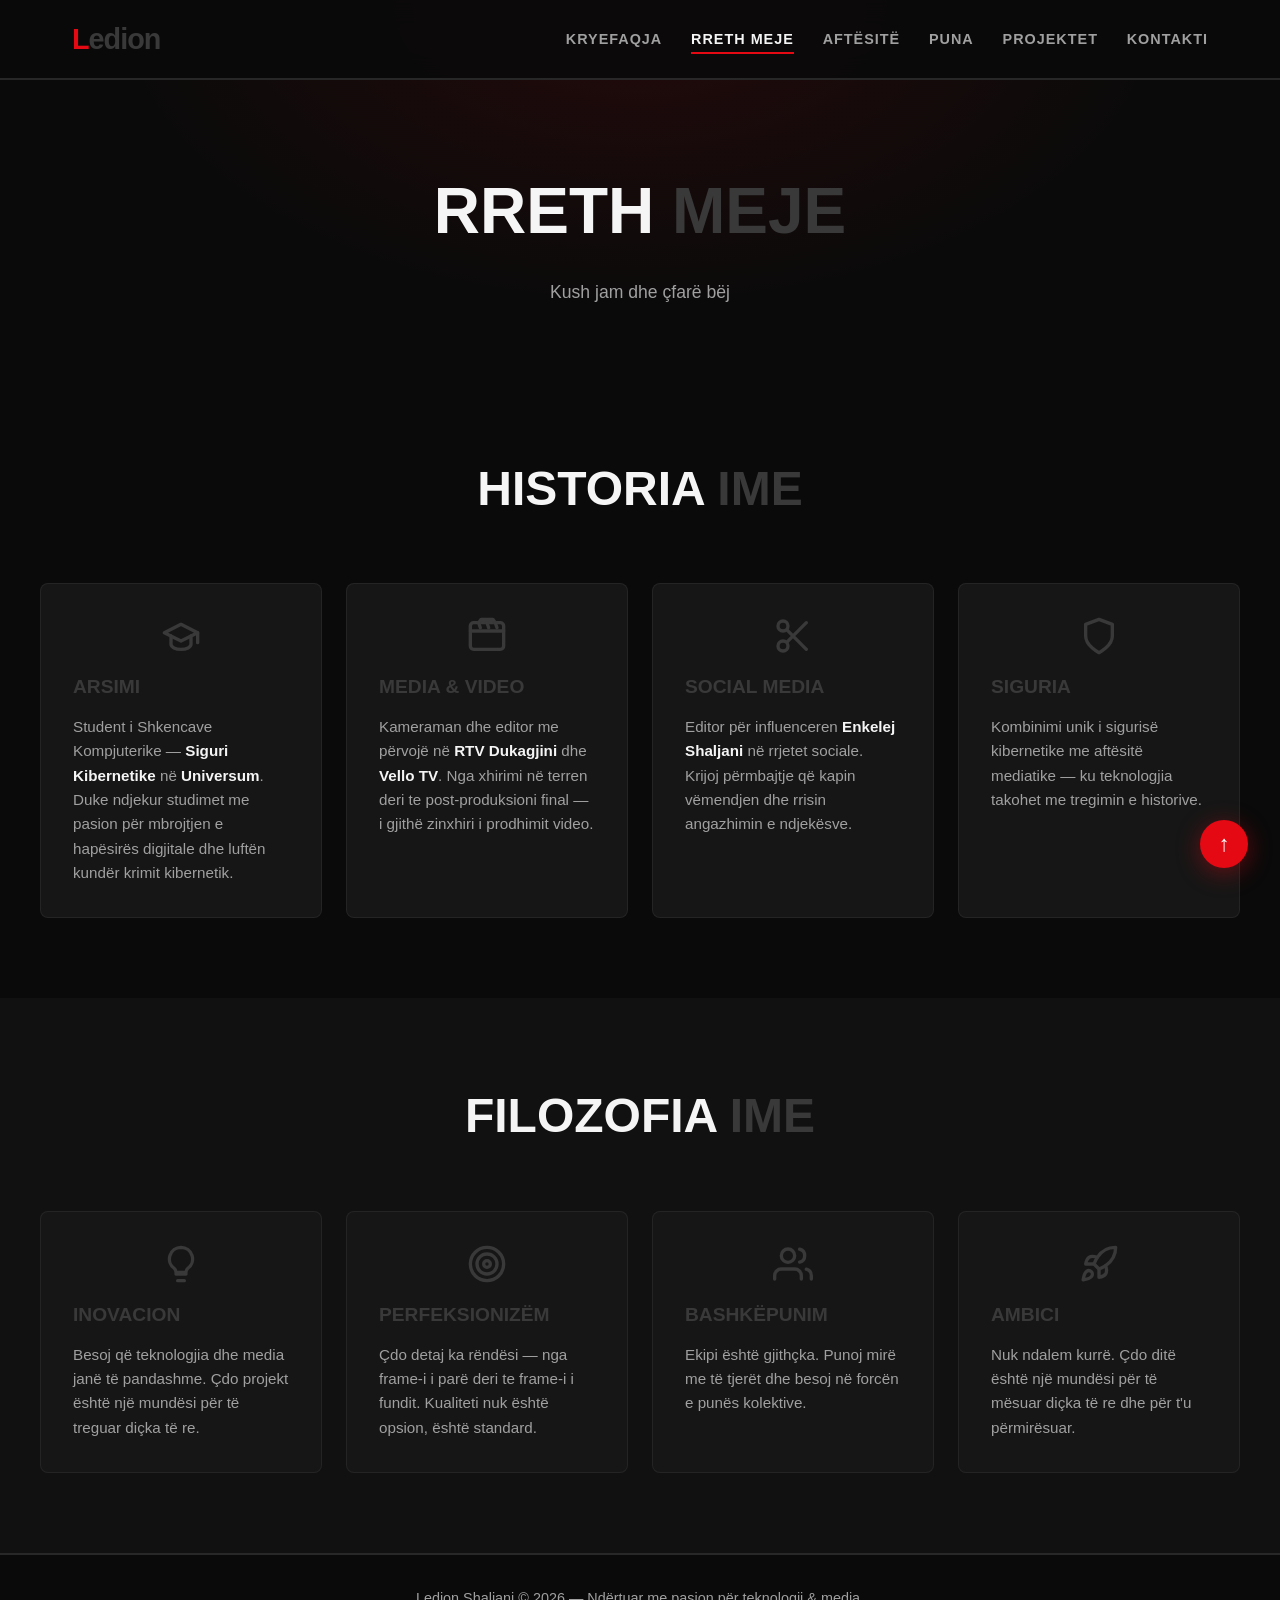
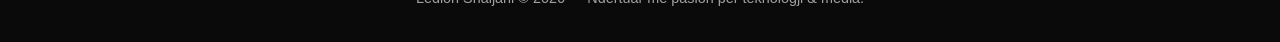
<file: rreth-me.html>
<!DOCTYPE html>
<html lang="sq">
<head>
<meta charset="UTF-8">
<meta name="viewport" content="width=device-width, initial-scale=1.0">
<title>Rreth Meje — Ledion Shaljani</title>
<link rel="stylesheet" href="css/site.css">
<link rel="icon" href="data:image/svg+xml,%3Csvg xmlns='http://www.w3.org/2000/svg' viewBox='0 0 100 100'%3E%3Crect width='100' height='100' rx='20' fill='%23e50914'/%3E%3Ctext x='50' y='68' font-size='55' font-family='Arial' font-weight='bold' fill='white' text-anchor='middle'%3EL%3C/text%3E%3C/svg%3E">
</head>
<body>

<nav class="navbar">
  <div class="nav-container">
    <a href="index.html" class="logo">L<span>edion</span></a>
    <input type="checkbox" id="nav-toggle" class="nav-toggle"><label for="nav-toggle" class="hamburger" aria-label="Menu"><span></span><span></span><span></span></label>
    <ul class="nav-links">
      <li><a href="index.html">Kryefaqja</a></li>
      <li><a href="rreth-me.html" class="active">Rreth Meje</a></li>
      <li><a href="aftesi.html">Aftësitë</a></li>
      <li><a href="puna.html">Puna</a></li>
      <li><a href="projekte.html">Projektet</a></li>
      <li><a href="kontakti.html">Kontakti</a></li>
    </ul>
  </div>
</nav>

<header class="page-header">
  <h1>Rreth <span>Meje</span></h1>
  <p>Kush jam dhe çfarë bëj</p>
</header>

<section class="section">
  <div class="container">
    <h2 class="section-title">Historia <span>Ime</span></h2>
    <div class="about-grid">
      <div class="about-card">
        <div class="about-icon"><svg viewBox="0 0 24 24"><path d="M22 10L12 5 2 10l10 5 10-5z"/><path d="M6 12v5c0 1.7 2.7 3 6 3s6-1.3 6-3v-5"/><path d="M22 10v6"/></svg></div>
        <h3>Arsimi</h3>
        <p>Student i Shkencave Kompjuterike — <strong>Siguri Kibernetike</strong> në <strong>Universum</strong>. Duke ndjekur studimet me pasion për mbrojtjen e hapësirës digjitale dhe luftën kundër krimit kibernetik.</p>
      </div>
      <div class="about-card">
        <div class="about-icon"><svg viewBox="0 0 24 24"><rect x="2" y="4" width="20" height="16" rx="2"/><path d="M7 4l1.5-2h7L17 4"/><path d="M2 9h20"/><path d="M7 4l1 3M12 4l1 3M17 4l1 3"/></svg></div>
        <h3>Media &amp; Video</h3>
        <p>Kameraman dhe editor me përvojë në <strong>RTV Dukagjini</strong> dhe <strong>Vello TV</strong>. Nga xhirimi në terren deri te post-produksioni final — i gjithë zinxhiri i prodhimit video.</p>
      </div>
      <div class="about-card">
        <div class="about-icon"><svg viewBox="0 0 24 24"><circle cx="6" cy="6" r="3"/><circle cx="6" cy="18" r="3"/><path d="M8.5 8.5L20 20M8.5 15.5L20 4"/></svg></div>
        <h3>Social Media</h3>
        <p>Editor për influenceren <strong>Enkelej Shaljani</strong> në rrjetet sociale. Krijoj përmbajtje që kapin vëmendjen dhe rrisin angazhimin e ndjekësve.</p>
      </div>
      <div class="about-card">
        <div class="about-icon"><svg viewBox="0 0 24 24"><path d="M12 22s8-4 8-10V5l-8-3-8 3v7c0 6 8 10 8 10z"/></svg></div>
        <h3>Siguria</h3>
        <p>Kombinimi unik i sigurisë kibernetike me aftësitë mediatike — ku teknologjia takohet me tregimin e historive.</p>
      </div>
    </div>
  </div>
</section>

<section class="section section-dark">
  <div class="container">
    <h2 class="section-title">Filozofia <span>Ime</span></h2>
    <div class="about-grid">
      <div class="about-card">
        <div class="about-icon"><svg viewBox="0 0 24 24"><path d="M9 18h6M10 22h4"/><path d="M12 2a7 7 0 0 0-4 12.7c.6.5 1 1.4 1 2.3h6c0-.9.4-1.8 1-2.3A7 7 0 0 0 12 2z"/></svg></div>
        <h3>Inovacion</h3>
        <p>Besoj që teknologjia dhe media janë të pandashme. Çdo projekt është një mundësi për të treguar diçka të re.</p>
      </div>
      <div class="about-card">
        <div class="about-icon"><svg viewBox="0 0 24 24"><circle cx="12" cy="12" r="10"/><circle cx="12" cy="12" r="6"/><circle cx="12" cy="12" r="2"/></svg></div>
        <h3>Perfeksionizëm</h3>
        <p>Çdo detaj ka rëndësi — nga frame-i i parë deri te frame-i i fundit. Kualiteti nuk është opsion, është standard.</p>
      </div>
      <div class="about-card">
        <div class="about-icon"><svg viewBox="0 0 24 24"><path d="M17 21v-2a4 4 0 0 0-4-4H5a4 4 0 0 0-4 4v2"/><circle cx="9" cy="7" r="4"/><path d="M23 21v-2a4 4 0 0 0-3-3.87M16 3.13a4 4 0 0 1 0 7.75"/></svg></div>
        <h3>Bashkëpunim</h3>
        <p>Ekipi është gjithçka. Punoj mirë me të tjerët dhe besoj në forcën e punës kolektive.</p>
      </div>
      <div class="about-card">
        <div class="about-icon"><svg viewBox="0 0 24 24"><path d="M4.5 16.5c-1.5 1.26-2 5-2 5s3.74-.5 5-2c.71-.84.7-2.13-.09-2.91a2.18 2.18 0 0 0-2.91-.09z"/><path d="M12 15l-3-3a22 22 0 0 1 2-3.95A12.88 12.88 0 0 1 22 2c0 2.72-.78 7.5-6 11a22.35 22.35 0 0 1-4 2z"/><path d="M9 12H4s.55-3.03 2-4c1.62-1.08 5 0 5 0M12 15v5s3.03-.55 4-2c1.08-1.62 0-5 0-5"/></svg></div>
        <h3>Ambici</h3>
        <p>Nuk ndalem kurrë. Çdo ditë është një mundësi për të mësuar diçka të re dhe për t'u përmirësuar.</p>
      </div>
    </div>
  </div>
</section>

<footer class="footer">
  <p>Ledion Shaljani © 2026 — Ndërtuar me pasion për teknologji &amp; media.</p>
</footer>

<a href="#" class="back-to-top" aria-label="Kthehu lart">&#8593;</a>
</body>
</html>
</file>
<file: css/site.css>
@import url('base.css');
@import url('pages.css');
</file>
